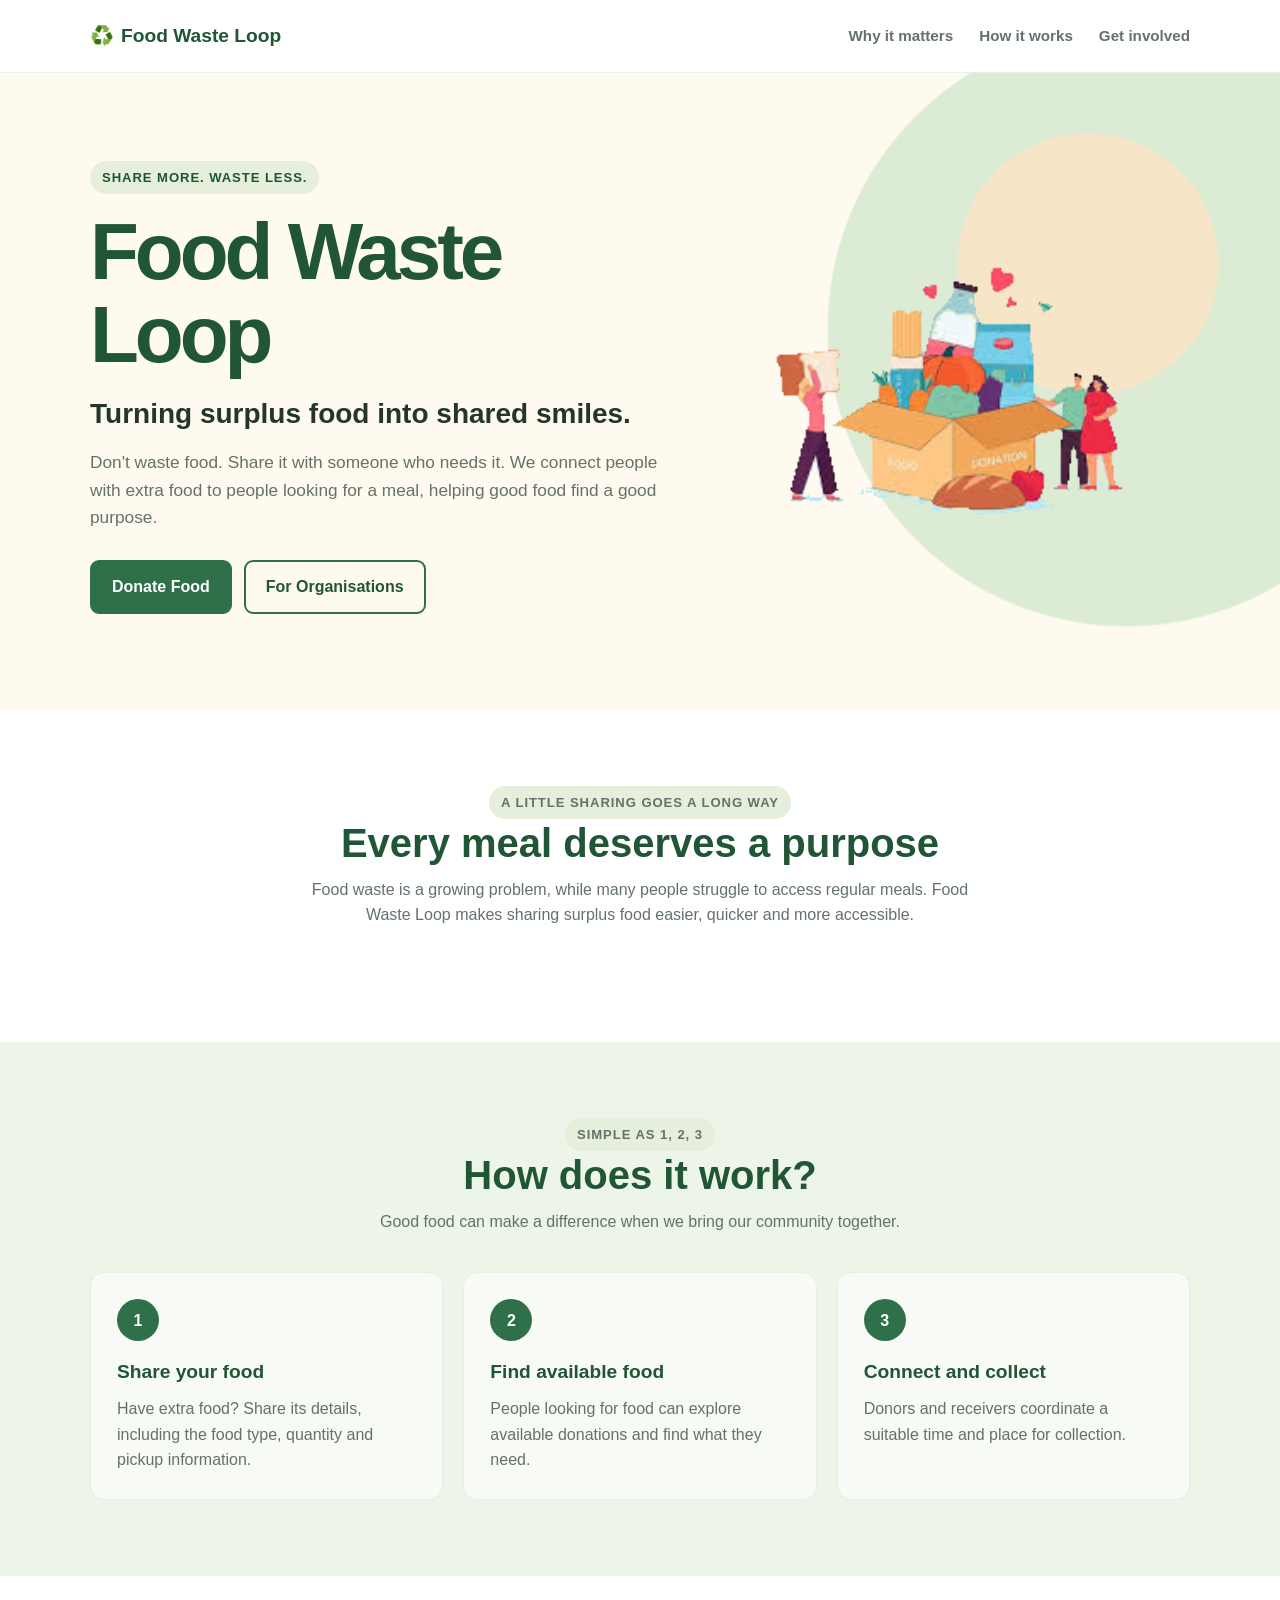
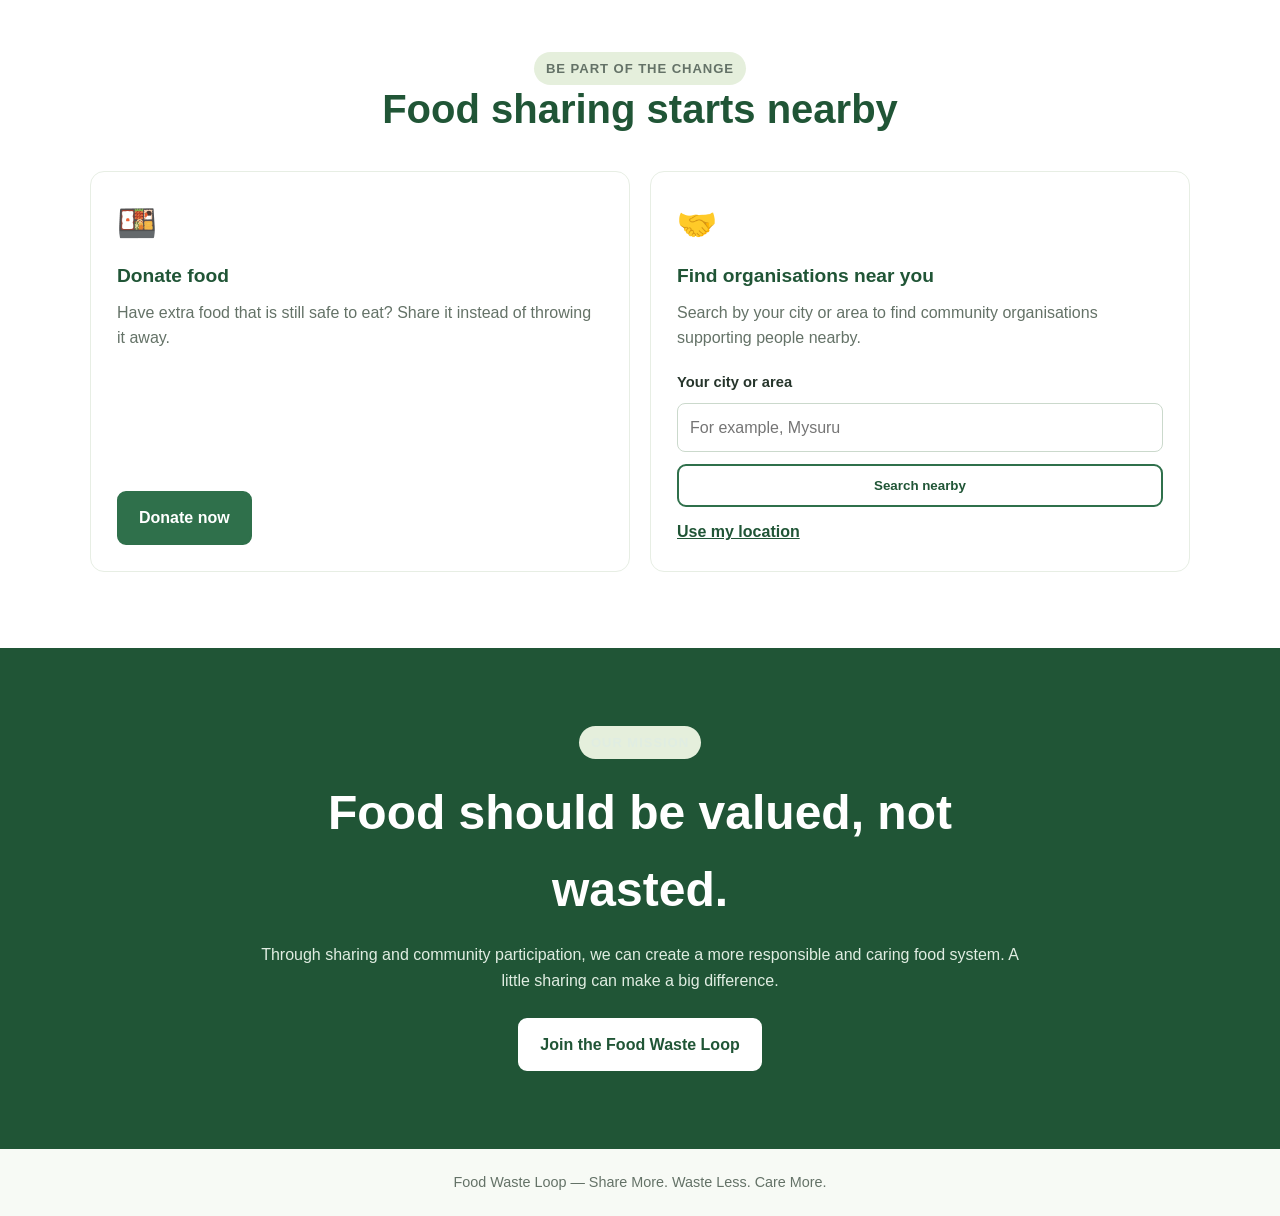
<file: index.html>
<!DOCTYPE html>
<html lang="en">
<head>
    <meta charset="UTF-8">
    <meta name="viewport" content="width=device-width, initial-scale=1.0">
    <meta name="description" content="Food Waste Loop connects people with surplus food to people who need it. Share more, waste less, care more.">
    <title>Food Waste Loop | Share More. Waste Less.</title>
    <link rel="stylesheet" href="style.css">
</head>
<body class="home-page">
    <header>
        <nav class="navbar container" aria-label="Main navigation">
            <a class="brand" href="#home"><span aria-hidden="true">♻️</span>Food Waste Loop</a>
            <button class="menu-toggle" type="button" aria-label="Open navigation menu" aria-expanded="false">☰</button>
            <div class="nav-links">
                <a href="#why">Why it matters</a>
                <a href="#how">How it works</a>
                <a href="#ways">Get involved</a>
            </div>
        </nav>
    </header>

    <main>
        <section class="hero" id="home">
            <div class="container">
                <div class="hero-layout">
                    <div class="hero-content">
                        <p class="eyebrow">Share more. Waste less.</p>
                        <h1>Food Waste Loop</h1>
                        <h2>Turning surplus food into shared smiles.</h2>
                        <p class="hero-copy">Don't waste food. Share it with someone who needs it. We connect people with extra food to people looking for a meal, helping good food find a good purpose.</p>
                        <div class="button-row">
                            <a class="button" href="donate.html">Donate Food</a>
                            <a class="button secondary" href="#organisations">For Organisations</a>
                        </div>
                    </div>
                    <img class="hero-image" src="home.png" alt="Illustration of community members sharing donated food">
                </div>
            </div>
        </section>

        <section id="why">
            <div class="container">
                <div class="section-heading">
                    <p class="eyebrow">A little sharing goes a long way</p>
                    <h2>Every meal deserves a purpose</h2>
                    <p>Food waste is a growing problem, while many people struggle to access regular meals. Food Waste Loop makes sharing surplus food easier, quicker and more accessible.</p>
                </div>
            </div>
        </section>

        <section id="how" class="ways">
            <div class="container">
                <div class="section-heading">
                    <p class="eyebrow">Simple as 1, 2, 3</p>
                    <h2>How does it work?</h2>
                    <p>Good food can make a difference when we bring our community together.</p>
                </div>
                <div class="steps">
                    <article class="step">
                        <span class="step-number">1</span>
                        <h3>Share your food</h3>
                        <p>Have extra food? Share its details, including the food type, quantity and pickup information.</p>
                    </article>
                    <article class="step">
                        <span class="step-number">2</span>
                        <h3>Find available food</h3>
                        <p>People looking for food can explore available donations and find what they need.</p>
                    </article>
                    <article class="step">
                        <span class="step-number">3</span>
                        <h3>Connect and collect</h3>
                        <p>Donors and receivers coordinate a suitable time and place for collection.</p>
                    </article>
                </div>
            </div>
        </section>

        <section id="ways">
            <div class="container">
                <div class="section-heading">
                    <p class="eyebrow">Be part of the change</p>
                    <h2>Food sharing starts nearby</h2>
                </div>
                <div class="action-cards">
                    <article class="action-card" id="donate">
                        <span class="card-icon" aria-hidden="true">🍱</span>
                        <h3>Donate food</h3>
                        <p>Have extra food that is still safe to eat? Share it instead of throwing it away.</p>
                        <a class="button" href="donate.html">Donate now</a>
                    </article>
                    <article class="action-card" id="organisations">
                        <span class="card-icon" aria-hidden="true">🤝</span>
                        <h3>Find organisations near you</h3>
                        <p>Search by your city or area to find community organisations supporting people nearby.</p>
                        <form class="location-search" id="location-search">
                            <label for="location">Your city or area</label>
                            <input id="location" name="location" type="text" placeholder="For example, Mysuru" autocomplete="address-level2" required>
                            <button class="button secondary" type="submit">Search nearby</button>
                        </form>
                        <button class="location-button" id="use-location" type="button">Use my location</button>
                        <p class="location-status" id="location-status" role="status" aria-live="polite"></p>
                    </article>
                </div>
            </div>
        </section>

        <section class="mission">
            <div class="container">
                <p class="eyebrow">Our mission</p>
                <h2>Food should be valued, not wasted.</h2>
                <p>Through sharing and community participation, we can create a more responsible and caring food system. A little sharing can make a big difference.</p>
                <a class="button" href="#ways">Join the Food Waste Loop</a>
            </div>
        </section>
    </main>

    <footer>
        <div class="container">
            <p>Food Waste Loop &mdash; Share More. Waste Less. Care More.</p>
        </div>
    </footer>

    <script>
        const menuToggle = document.querySelector(".menu-toggle");
        const navLinks = document.querySelector(".nav-links");

        menuToggle.addEventListener("click", function () {
            const isOpen = navLinks.classList.toggle("open");
            menuToggle.setAttribute("aria-expanded", isOpen);
            menuToggle.setAttribute("aria-label", isOpen ? "Close navigation menu" : "Open navigation menu");
        });

        navLinks.addEventListener("click", function (event) {
            if (event.target.closest("a")) {
                navLinks.classList.remove("open");
                menuToggle.setAttribute("aria-expanded", "false");
                menuToggle.setAttribute("aria-label", "Open navigation menu");
            }
        });

        const locationSearch = document.querySelector("#location-search");
        const locationInput = document.querySelector("#location");
        const locationStatus = document.querySelector("#location-status");
        const useLocationButton = document.querySelector("#use-location");

        locationSearch.addEventListener("submit", function (event) {
            event.preventDefault();
            const area = locationInput.value.trim();
            if (!area) {
                locationInput.focus();
                return;
            }
            locationStatus.textContent = "Searching near " + area + ". A verified local organisation directory is not connected yet.";
        });

        useLocationButton.addEventListener("click", function () {
            if (!navigator.geolocation) {
                locationStatus.textContent = "Location is not supported by this browser. Enter your city or area instead.";
                return;
            }

            locationStatus.textContent = "Requesting your location...";
            navigator.geolocation.getCurrentPosition(
                function () {
                    locationStatus.textContent = "Your location was found, but a verified local organisation directory is not connected yet.";
                },
                function () {
                    locationStatus.textContent = "We couldn't access your location. Enter your city or area instead.";
                }
            );
        });
    </script>
</body>
</html>
</file>
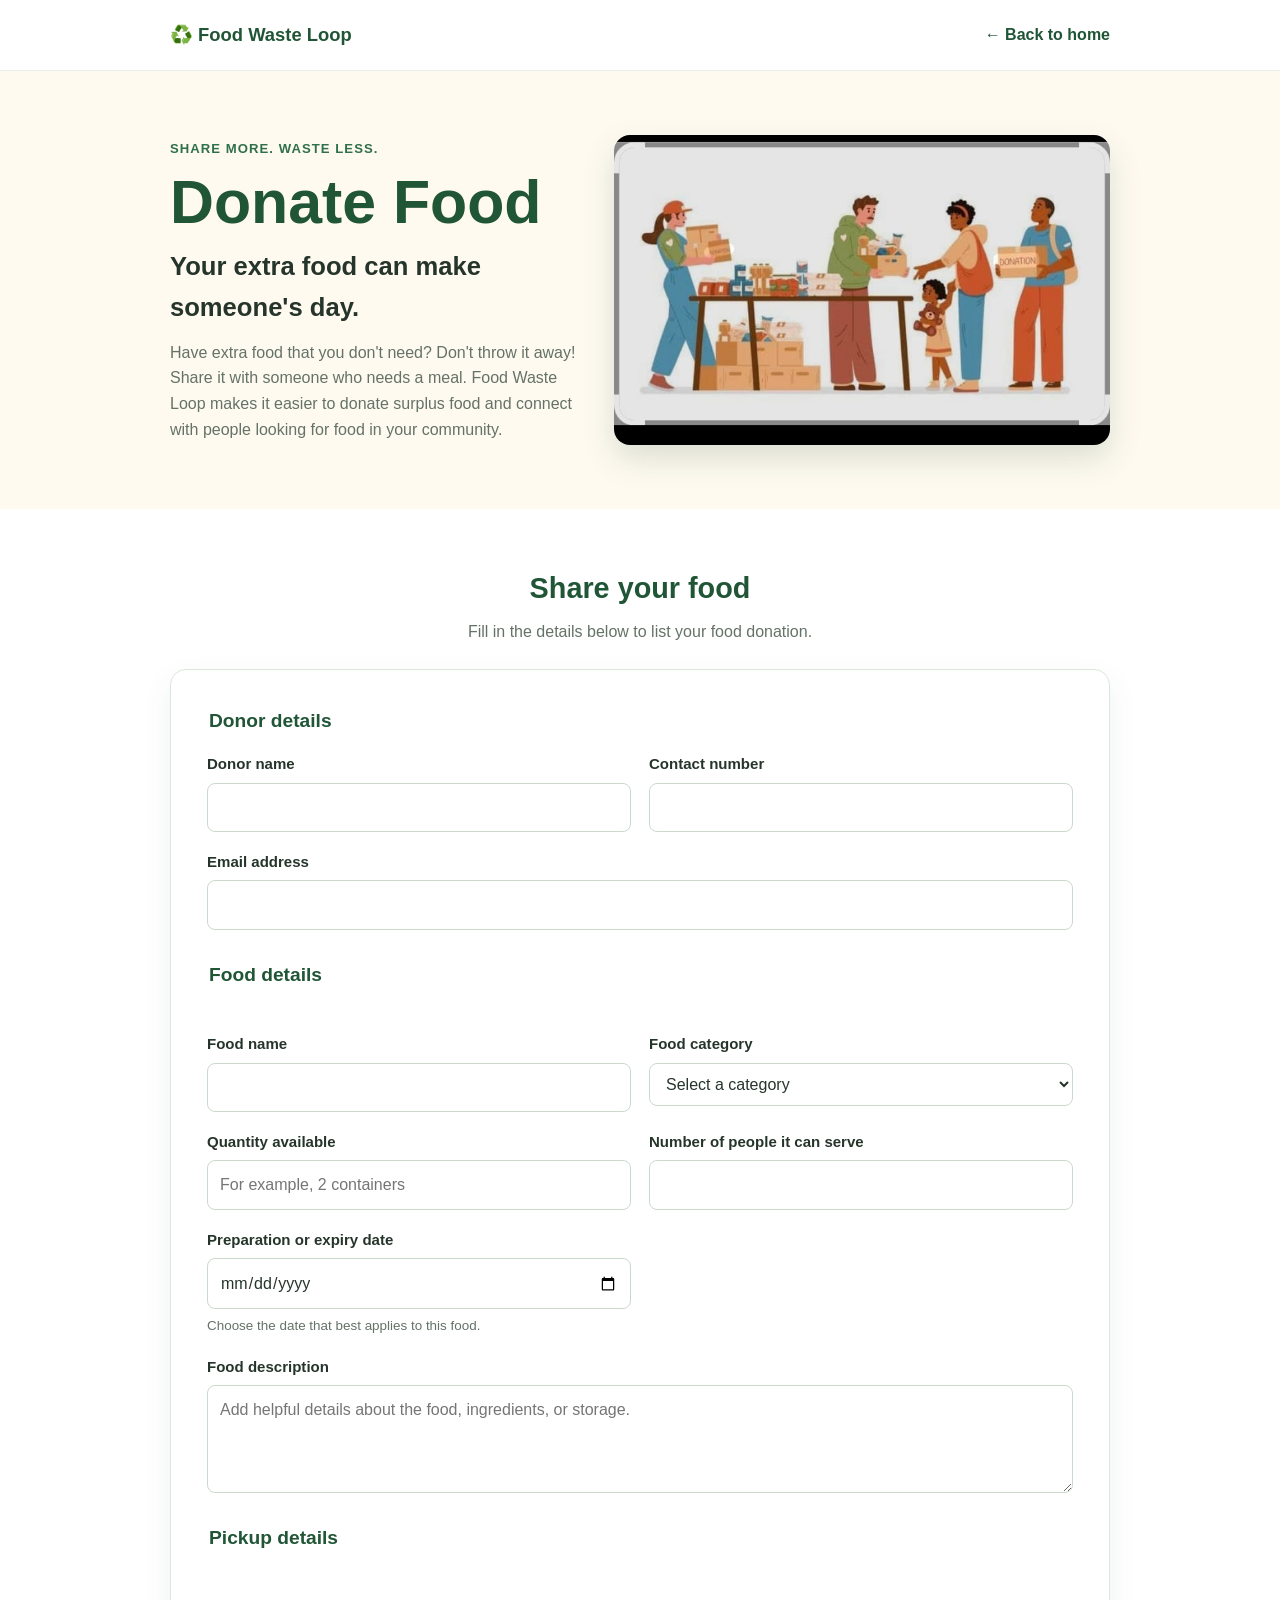
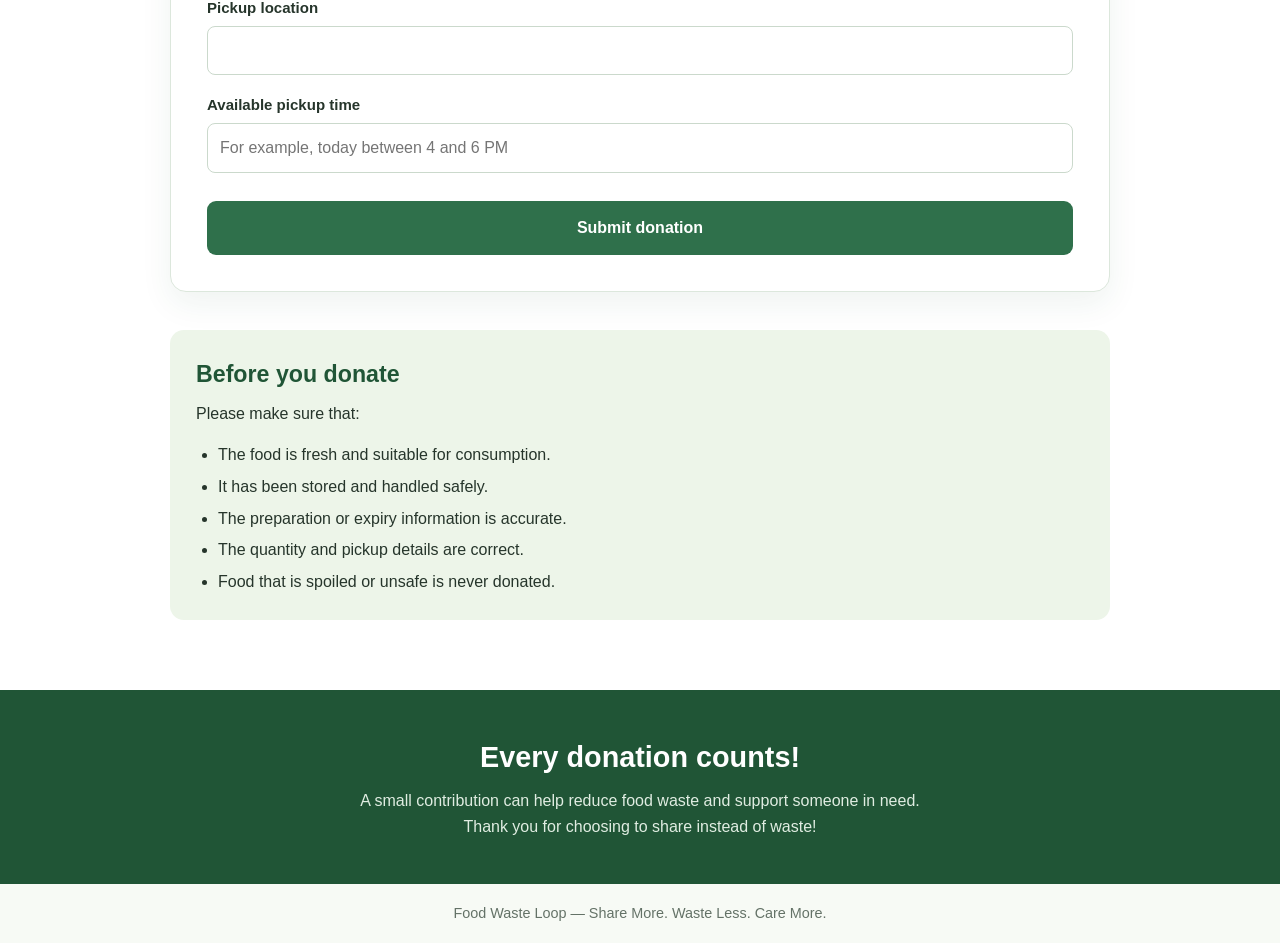
<file: donate.html>
<!DOCTYPE html>
<html lang="en">
<head>
    <meta charset="UTF-8">
    <meta name="viewport" content="width=device-width, initial-scale=1.0">
    <meta name="description" content="Share surplus food with someone in your community through Food Waste Loop.">
    <title>Donate Food | Food Waste Loop</title>
    <link rel="stylesheet" href="style.css">
</head>
<body class="donate-page">
    <header>
        <nav class="navbar container" aria-label="Main navigation">
            <a class="brand" href="index.html">♻️ Food Waste Loop</a>
            <a class="back-link" href="index.html">← Back to home</a>
        </nav>
    </header>

    <section class="hero">
        <div class="container">
            <div class="hero-layout">
                <div>
                    <p class="eyebrow">Share more. Waste less.</p>
                    <h1>Donate Food</h1>
                    <h2>Your extra food can make someone's day.</h2>
                    <p class="hero-copy">Have extra food that you don't need? Don't throw it away! Share it with someone who needs a meal. Food Waste Loop makes it easier to donate surplus food and connect with people looking for food in your community.</p>
                </div>
                <img class="hero-image" src="donate.jpeg" alt="Community volunteers sharing donated food">
            </div>
        </div>
    </section>

    <main>
        <div class="container">
            <div class="form-heading">
                <h2>Share your food</h2>
                <p>Fill in the details below to list your food donation.</p>
            </div>

            <form id="donation-form">
                <fieldset>
                    <legend>Donor details</legend>
                    <div class="field-grid">
                        <div class="field">
                            <label for="donor-name">Donor name</label>
                            <input id="donor-name" name="donorName" type="text" autocomplete="name" required>
                        </div>
                        <div class="field">
                            <label for="contact-number">Contact number</label>
                            <input id="contact-number" name="contactNumber" type="tel" autocomplete="tel" required>
                        </div>
                        <div class="field full-width">
                            <label for="email">Email address</label>
                            <input id="email" name="email" type="email" autocomplete="email" required>
                        </div>
                    </div>
                </fieldset>

                <fieldset>
                    <legend>Food details</legend>
                    <div class="field-grid">
                        <div class="field">
                            <label for="food-name">Food name</label>
                            <input id="food-name" name="foodName" type="text" required>
                        </div>
                        <div class="field">
                            <label for="food-category">Food category</label>
                            <select id="food-category" name="foodCategory" required>
                                <option value="" selected disabled>Select a category</option>
                                <option>Cooked Food</option>
                                <option>Fruits</option>
                                <option>Vegetables</option>
                                <option>Packaged Food</option>
                                <option>Other</option>
                            </select>
                        </div>
                        <div class="field">
                            <label for="quantity">Quantity available</label>
                            <input id="quantity" name="quantity" type="text" placeholder="For example, 2 containers" required>
                        </div>
                        <div class="field">
                            <label for="servings">Number of people it can serve</label>
                            <input id="servings" name="servings" type="number" min="1" step="1" required>
                        </div>
                        <div class="field">
                            <label for="food-date">Preparation or expiry date</label>
                            <input id="food-date" name="foodDate" type="date" required>
                            <span class="hint">Choose the date that best applies to this food.</span>
                        </div>
                        <div class="field full-width">
                            <label for="description">Food description</label>
                            <textarea id="description" name="description" placeholder="Add helpful details about the food, ingredients, or storage." required></textarea>
                        </div>
                    </div>
                </fieldset>

                <fieldset>
                    <legend>Pickup details</legend>
                    <div class="field-grid">
                        <div class="field full-width">
                            <label for="pickup-location">Pickup location</label>
                            <input id="pickup-location" name="pickupLocation" type="text" autocomplete="street-address" required>
                        </div>
                        <div class="field full-width">
                            <label for="pickup-time">Available pickup time</label>
                            <input id="pickup-time" name="pickupTime" type="text" placeholder="For example, today between 4 and 6 PM" required>
                        </div>
                    </div>
                </fieldset>

                <button class="submit-button" type="submit">Submit donation</button>
                <p class="form-status" id="form-status" role="status" aria-live="polite"></p>
            </form>

            <section class="safety" aria-labelledby="safety-heading">
                <h2 id="safety-heading">Before you donate</h2>
                <p>Please make sure that:</p>
                <ul>
                    <li>The food is fresh and suitable for consumption.</li>
                    <li>It has been stored and handled safely.</li>
                    <li>The preparation or expiry information is accurate.</li>
                    <li>The quantity and pickup details are correct.</li>
                    <li>Food that is spoiled or unsafe is never donated.</li>
                </ul>
            </section>
        </div>
    </main>

    <section class="thank-you">
        <div class="container">
            <h2>Every donation counts!</h2>
            <p>A small contribution can help reduce food waste and support someone in need. Thank you for choosing to share instead of waste!</p>
        </div>
    </section>

    <footer>
        <div class="container">
            <p>Food Waste Loop &mdash; Share More. Waste Less. Care More.</p>
        </div>
    </footer>

    <script>
        const donationForm = document.querySelector("#donation-form");
        const formStatus = document.querySelector("#form-status");

        donationForm.addEventListener("submit", function (event) {
            event.preventDefault();
            formStatus.textContent = "Thanks for sharing! This demo doesn't send or store donation details yet.";
        });
    </script>
</body>
</html>
</file>
<file: style.css>
/* index.html */
:root{
            --green: #2f704b;
            --green-dark: #205536;
            --green-light: #edf5e9;
            --cream: #fffaf0;
            --ink: #26352b;
            --muted: #647267;
            --orange: #e99b4b;
        }*{
            box-sizing: border-box;
        }html{
            scroll-behavior: smooth;
        }body.home-page{
            margin: 0;
            color: var(--ink);
            background: #fff;
            font-family: Arial, Helvetica, sans-serif;
            line-height: 1.6;
        }body.home-page a{
            color: inherit;
        }body.home-page .container{
            width: min(1100px, calc(100% - 40px));
            margin: 0 auto;
        }body.home-page header{
            position: sticky;
            z-index: 10;
            top: 0;
            background: rgba(255, 255, 255, 0.96);
            border-bottom: 1px solid #e8eee8;
        }body.home-page .navbar{
            min-height: 72px;
            display: flex;
            align-items: center;
            justify-content: space-between;
            gap: 24px;
        }body.home-page .brand{
            color: var(--green-dark);
            font-size: 1.2rem;
            font-weight: 800;
            text-decoration: none;
            white-space: nowrap;
        }body.home-page .brand span{
            margin-right: 7px;
        }body.home-page .nav-links{
            display: flex;
            align-items: center;
            gap: 26px;
        }body.home-page .nav-links a{
            color: var(--muted);
            font-size: 0.95rem;
            font-weight: 700;
            text-decoration: none;
        }body.home-page .nav-links a:hover{
            color: var(--green);
        }body.home-page .menu-toggle{
            display: none;
            padding: 8px 11px;
            color: var(--green-dark);
            background: var(--green-light);
            border: 0;
            border-radius: 8px;
            font-size: 1.2rem;
            cursor: pointer;
        }body.home-page .hero{
            overflow: hidden;
            padding: 88px 0 96px;
            background:
                radial-gradient(circle at 85% 30%, #f6e5c7 0 11%, transparent 11.2%),
                radial-gradient(circle at 88% 40%, #dcebd4 0 25%, transparent 25.2%),
                var(--cream);
        }body.home-page .hero-content{
            max-width: 700px;
        }body.home-page .hero-layout{
            display: grid;
            grid-template-columns: 1.1fr 0.9fr;
            align-items: center;
            gap: 42px;
        }body.home-page .hero-image{
            display: block;
            width: 100%;
            max-height: 360px;
            object-fit: contain;
        }body.home-page .eyebrow{
            display: inline-block;
            margin: 0 0 16px;
            padding: 6px 12px;
            color: var(--green-dark);
            background: #e5efdc;
            border-radius: 30px;
            font-size: 0.82rem;
            font-weight: 800;
            letter-spacing: 0.07em;
            text-transform: uppercase;
        }body.home-page h1,body.home-page h2,body.home-page h3,body.home-page p{
            margin-top: 0;
        }body.home-page h1{
            max-width: 640px;
            margin-bottom: 16px;
            color: var(--green-dark);
            font-size: clamp(2.7rem, 7vw, 5rem);
            line-height: 1.04;
            letter-spacing: -0.05em;
        }body.home-page .hero h2{
            margin-bottom: 12px;
            font-size: clamp(1.25rem, 3vw, 1.75rem);
        }body.home-page .hero-copy{
            max-width: 590px;
            margin-bottom: 28px;
            color: var(--muted);
            font-size: 1.08rem;
        }body.home-page .button-row{
            display: flex;
            flex-wrap: wrap;
            gap: 12px;
        }body.home-page .button{
            display: inline-block;
            padding: 12px 20px;
            border: 2px solid var(--green);
            border-radius: 9px;
            color: #fff;
            background: var(--green);
            font-weight: 800;
            text-decoration: none;
            transition: background 160ms ease, transform 160ms ease;
        }body.home-page .button:hover{
            transform: translateY(-2px);
            background: var(--green-dark);
        }body.home-page .button.secondary{
            color: var(--green-dark);
            background: transparent;
        }body.home-page .button.secondary:hover{
            background: #e8f0e2;
        }body.home-page section{
            padding: 76px 0;
        }body.home-page .section-heading{
            max-width: 680px;
            margin: 0 auto 38px;
            text-align: center;
        }body.home-page .section-heading h2{
            margin-bottom: 10px;
            color: var(--green-dark);
            font-size: clamp(1.8rem, 4vw, 2.5rem);
            line-height: 1.2;
        }body.home-page .section-heading p{
            margin-bottom: 0;
            color: var(--muted);
        }body.home-page .steps,body.home-page .action-cards{
            display: grid;
            grid-template-columns: repeat(3, 1fr);
            gap: 20px;
        }body.home-page .step,body.home-page .action-card{
            padding: 26px;
            background: #f7faf5;
            border: 1px solid #e7eee4;
            border-radius: 14px;
        }body.home-page .step-number{
            display: grid;
            width: 42px;
            height: 42px;
            margin-bottom: 16px;
            place-items: center;
            color: #fff;
            background: var(--green);
            border-radius: 50%;
            font-weight: 800;
        }body.home-page .step h3,body.home-page .action-card h3{
            margin-bottom: 8px;
            color: var(--green-dark);
            font-size: 1.2rem;
        }body.home-page .step p,body.home-page .action-card p{
            margin-bottom: 0;
            color: var(--muted);
        }body.home-page .ways{
            background: var(--green-light);
        }body.home-page .action-cards{
            grid-template-columns: repeat(2, 1fr);
        }body.home-page .action-card{
            display: flex;
            flex-direction: column;
            align-items: flex-start;
            background: #fff;
        }body.home-page .card-icon{
            margin-bottom: 12px;
            font-size: 2rem;
        }body.home-page .action-card p{
            margin-bottom: 20px;
        }body.home-page .action-card .button{
            margin-top: auto;
        }body.home-page .location-search{
            display: grid;
            width: 100%;
            gap: 8px;
        }body.home-page .location-search label{
            color: var(--ink);
            font-size: 0.92rem;
            font-weight: 700;
        }body.home-page .location-search input{
            width: 100%;
            padding: 11px 12px;
            color: var(--ink);
            background: #fff;
            border: 1px solid #cbd9cc;
            border-radius: 8px;
            font: inherit;
        }body.home-page .location-search input:focus{
            border-color: var(--green);
            outline: 3px solid rgba(47, 112, 75, 0.14);
        }body.home-page .location-search .button{
            margin-top: 4px;
            cursor: pointer;
        }body.home-page .location-button{
            margin-top: 12px;
            padding: 0;
            color: var(--green-dark);
            background: none;
            border: 0;
            font: inherit;
            font-weight: 700;
            text-decoration: underline;
            cursor: pointer;
        }body.home-page .location-status{
            margin: 12px 0 0;
            color: var(--green-dark);
            font-size: 0.9rem;
        }body.home-page .location-status:empty{
            display: none;
        }body.home-page .mission{
            padding: 78px 0;
            color: #fff;
            background: var(--green-dark);
            text-align: center;
        }body.home-page .mission .container{
            max-width: 760px;
        }body.home-page .mission h2{
            margin-bottom: 14px;
            font-size: clamp(2rem, 5vw, 3rem);
        }body.home-page .mission p{
            color: #e0ede2;
        }body.home-page .mission .button{
            margin-top: 8px;
            color: var(--green-dark);
            background: #fff;
            border-color: #fff;
        }body.home-page .mission .button:hover{
            background: #edf5e9;
        }body.home-page footer{
            padding: 22px 0;
            color: var(--muted);
            background: #f7faf5;
            text-align: center;
            font-size: 0.9rem;
        }body.home-page footer p{
            margin: 0;
        }

        @media (max-width: 700px) {body.home-page .menu-toggle{
                display: block;
            }body.home-page .nav-links{
                position: absolute;
                top: 72px;
                right: 0;
                left: 0;
                display: none;
                padding: 16px 20px 20px;
                background: #fff;
                border-bottom: 1px solid #e8eee8;
                flex-direction: column;
                align-items: stretch;
                gap: 0;
            }body.home-page .nav-links.open{
                display: flex;
            }body.home-page .nav-links a{
                padding: 10px 0;
            }body.home-page .hero{
                padding: 68px 0 74px;
                background:
                    radial-gradient(circle at 90% 15%, #dcebd4 0 18%, transparent 18.2%),
                    var(--cream);
            }body.home-page .hero-layout{
                grid-template-columns: 1fr;
                gap: 28px;
            }body.home-page .hero-image{
               max-height: 250px;
            }body.home-page section{
                padding: 58px 0;
            }body.home-page .steps,body.home-page .action-cards{
                grid-template-columns: 1fr;
            }
        }

/* donate.html */
:root{
            --green: #2f704b;
            --green-dark: #205536;
            --green-light: #edf5e9;
            --cream: #fffaf0;
            --ink: #26352b;
            --muted: #647267;
            --border: #dce7dc;
        }*{
            box-sizing: border-box;
        }html{
            scroll-behavior: smooth;
        }body.donate-page{
            margin: 0;
            color: var(--ink);
            background: #fff;
            font-family: Arial, Helvetica, sans-serif;
            line-height: 1.6;
        }body.donate-page a{
            color: inherit;
        }body.donate-page .container{
            width: min(940px, calc(100% - 40px));
            margin: 0 auto;
        }body.donate-page header{
            background: rgba(255, 255, 255, 0.97);
            border-bottom: 1px solid #e8eee8;
        }body.donate-page .navbar{
            min-height: 70px;
            display: flex;
            align-items: center;
            justify-content: space-between;
            gap: 20px;
        }body.donate-page .brand{
            color: var(--green-dark);
            font-size: 1.15rem;
            font-weight: 800;
            text-decoration: none;
        }body.donate-page .back-link{
            color: var(--green-dark);
            font-weight: 700;
            text-decoration: none;
        }body.donate-page .back-link:hover{
            text-decoration: underline;
        }body.donate-page .hero{
            padding: 64px 0;
            background: var(--cream);
        }body.donate-page .hero-layout{
            display: grid;
            grid-template-columns: 0.9fr 1.1fr;
            align-items: center;
            gap: 38px;
        }body.donate-page .hero-image{
            display: block;
            width: 100%;
            aspect-ratio: 16 / 10;
            object-fit: cover;
            border-radius: 16px;
            box-shadow: 0 14px 32px rgba(32, 85, 54, 0.16);
        }body.donate-page .eyebrow{
            margin: 0 0 10px;
            color: var(--green);
            font-size: 0.82rem;
            font-weight: 800;
            letter-spacing: 0.08em;
            text-transform: uppercase;
        }body.donate-page h1,body.donate-page h2,body.donate-page h3,body.donate-page p{
            margin-top: 0;
        }body.donate-page h1{
            margin-bottom: 10px;
            color: var(--green-dark);
            font-size: clamp(2.4rem, 6vw, 3.8rem);
            line-height: 1.1;
        }body.donate-page .hero h2{
            margin-bottom: 12px;
            font-size: clamp(1.2rem, 3vw, 1.6rem);
        }body.donate-page .hero-copy{
            max-width: 650px;
            margin: 0;
            color: var(--muted);
        }body.donate-page main{
            padding: 56px 0 70px;
        }body.donate-page .form-heading{
            margin-bottom: 24px;
            text-align: center;
        }body.donate-page .form-heading h2,body.donate-page .safety h2{
            margin-bottom: 8px;
            color: var(--green-dark);
            font-size: 1.8rem;
        }body.donate-page .form-heading p{
            margin-bottom: 0;
            color: var(--muted);
        }body.donate-page form{
            padding: clamp(20px, 5vw, 36px);
            background: #fff;
            border: 1px solid var(--border);
            border-radius: 16px;
            box-shadow: 0 12px 32px rgba(32, 85, 54, 0.07);
        }body.donate-page fieldset{
            min-width: 0;
            margin: 0;
            padding: 0;
            border: 0;
        }body.donate-page fieldset + fieldset{
            margin-top: 30px;
            padding-top: 26px;
            border-top: 1px solid var(--border);
        }body.donate-page legend{
            width: 100%;
            margin-bottom: 16px;
            color: var(--green-dark);
            font-size: 1.2rem;
            font-weight: 800;
        }body.donate-page .field-grid{
            display: grid;
            grid-template-columns: repeat(2, minmax(0, 1fr));
            gap: 18px;
        }body.donate-page .field{
            display: flex;
            flex-direction: column;
            gap: 6px;
        }body.donate-page .field.full-width{
            grid-column: 1 / -1;
        }body.donate-page label{
            font-size: 0.94rem;
            font-weight: 700;
        }body.donate-page input,body.donate-page select,body.donate-page textarea{
            width: 100%;
            padding: 11px 12px;
            color: var(--ink);
            background: #fff;
            border: 1px solid #cbd9cc;
            border-radius: 8px;
            font: inherit;
        }body.donate-page input:focus,body.donate-page select:focus,body.donate-page textarea:focus{
            border-color: var(--green);
            outline: 3px solid rgba(47, 112, 75, 0.14);
        }body.donate-page textarea{
            min-height: 108px;
            resize: vertical;
        }body.donate-page .hint{
            color: var(--muted);
            font-size: 0.84rem;
        }body.donate-page .submit-button{
            display: block;
            width: 100%;
            margin-top: 28px;
            padding: 14px 20px;
            color: #fff;
            background: var(--green);
            border: 0;
            border-radius: 9px;
            font: inherit;
            font-weight: 800;
            cursor: pointer;
        }body.donate-page .submit-button:hover{
            background: var(--green-dark);
        }body.donate-page .form-status{
            margin: 16px 0 0;
            padding: 12px 14px;
            color: var(--green-dark);
            background: var(--green-light);
            border-radius: 8px;
        }body.donate-page .form-status:empty{
            display: none;
        }body.donate-page .safety{
            margin-top: 38px;
            padding: 26px;
            background: var(--green-light);
            border-radius: 14px;
        }body.donate-page .safety h2{
            font-size: 1.45rem;
        }body.donate-page .safety ul{
            margin-bottom: 0;
            padding-left: 22px;
        }body.donate-page .safety li + li{
            margin-top: 6px;
        }body.donate-page .thank-you{
            padding: 44px 20px;
            color: #fff;
            background: var(--green-dark);
            text-align: center;
        }body.donate-page .thank-you h2{
            margin-bottom: 8px;
            font-size: 1.8rem;
        }body.donate-page .thank-you p{
            max-width: 600px;
            margin: 0 auto;
            color: #e0ede2;
        }body.donate-page footer{
            padding: 18px 0;
            color: var(--muted);
            background: #f7faf5;
            text-align: center;
            font-size: 0.9rem;
        }body.donate-page footer p{
            margin: 0;
        }

        @media (max-width: 620px) {body.donate-page .hero{
                padding: 48px 0;
            }body.donate-page .hero-layout{
                grid-template-columns: 1fr;
                gap: 24px;
            }body.donate-page main{
                padding: 42px 0 54px;
            }body.donate-page .field-grid{
                grid-template-columns: 1fr;
            }body.donate-page .field.full-width{
                grid-column: auto;
            }body.donate-page .safety{
                padding: 22px;
            }
        }
</file>
